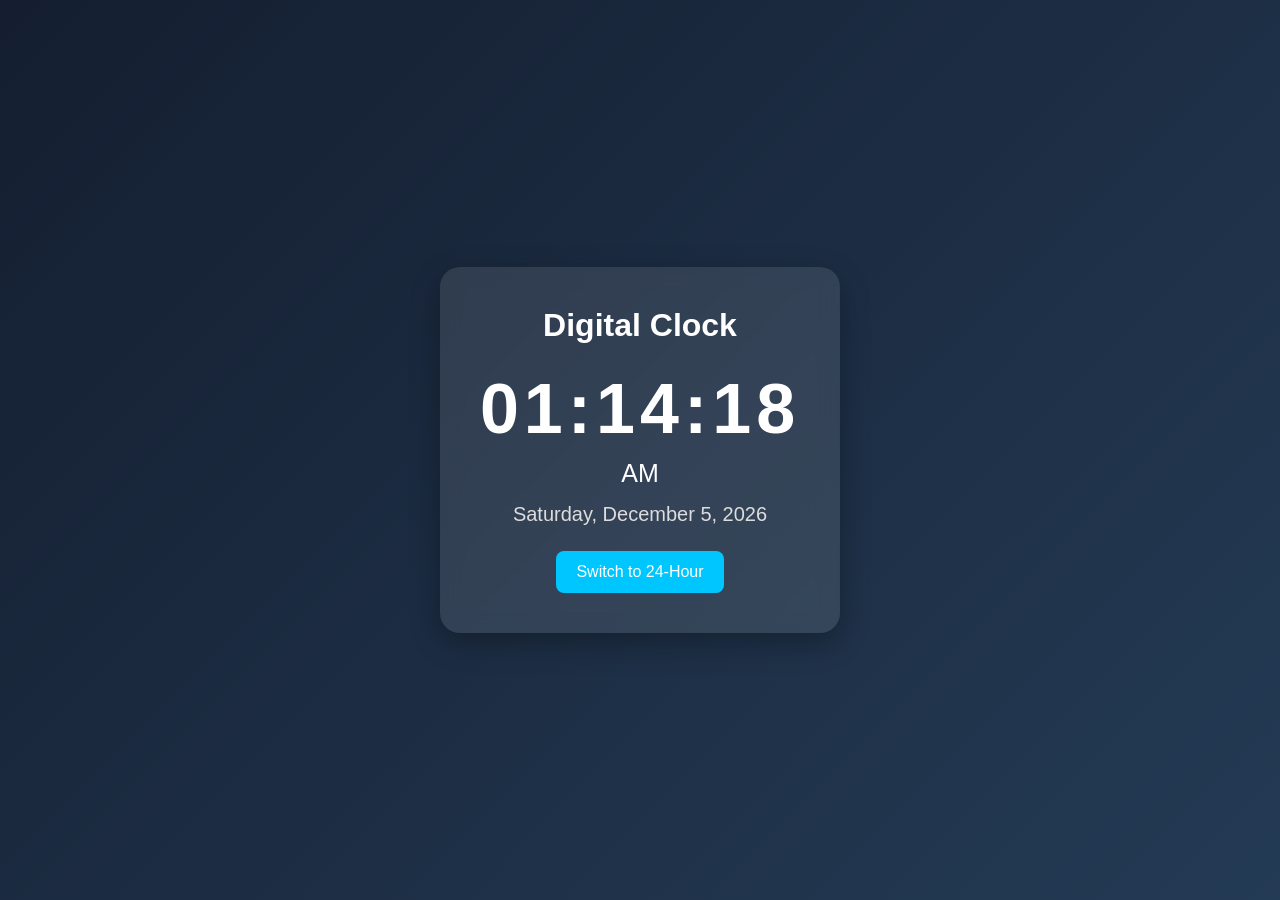
<file: Day-2/index.html>
<!DOCTYPE html>
<html lang="en">
<head>
    <meta charset="UTF-8">
    <meta name="viewport" content="width=device-width, initial-scale=1.0">

    <title>Digital Clock</title>

    <link rel="stylesheet" href="style.css">
</head>

<body>

    <div class="clock-container">

        <h1>Digital Clock</h1>

        <div id="clock">00:00:00</div>

        <div id="ampm">AM</div>

        <div id="date">Loading...</div>

        <button id="toggleFormat">Switch to 24-Hour</button>

    </div>

    <script src="script.js"></script>

</body>
</html>
</file>
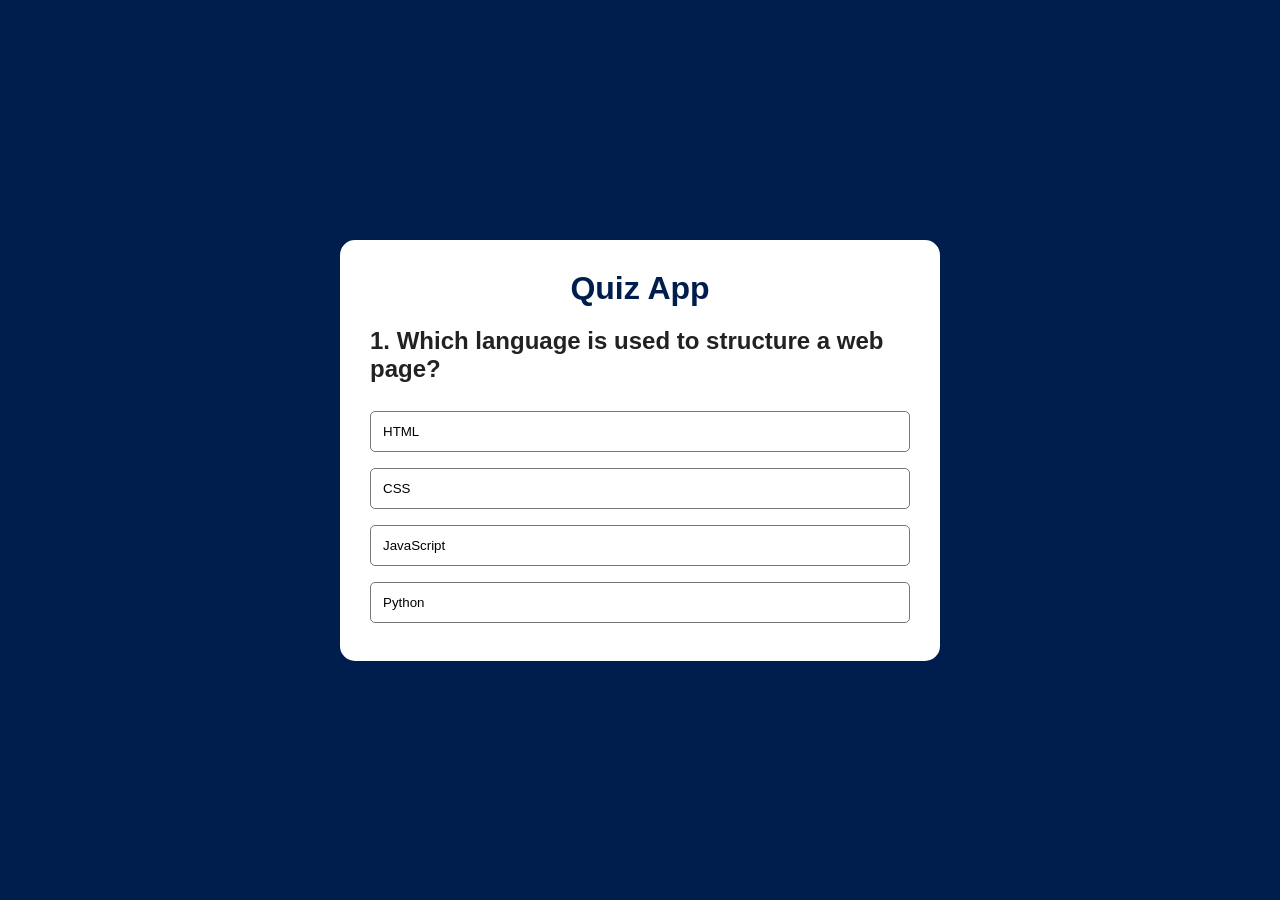
<file: Day-3/index.html>
<!DOCTYPE html>
<html lang="en">
<head>
    <meta charset="UTF-8">
    <meta name="viewport" content="width=device-width, initial-scale=1.0">
    <title>Quiz App</title>
    <link rel="stylesheet" href="style.css">
</head>

<body>

    <div class="quiz-container">

        <h1>Quiz App</h1>

        <div id="quiz">
            <h2 id="question">Question goes here</h2>

            <div id="answer-buttons">
                <button class="answer-btn">Answer 1</button>
                <button class="answer-btn">Answer 2</button>
                <button class="answer-btn">Answer 3</button>
                <button class="answer-btn">Answer 4</button>
            </div>

            <button id="next-btn">Next</button>
        </div>

        <div id="result" class="hide">
            <h2>Quiz Completed!</h2>
            <p id="score"></p>
            <button id="restart-btn">Restart Quiz</button>
        </div>

    </div>

    <script src="script.js"></script>
</body>
</html>
</file>
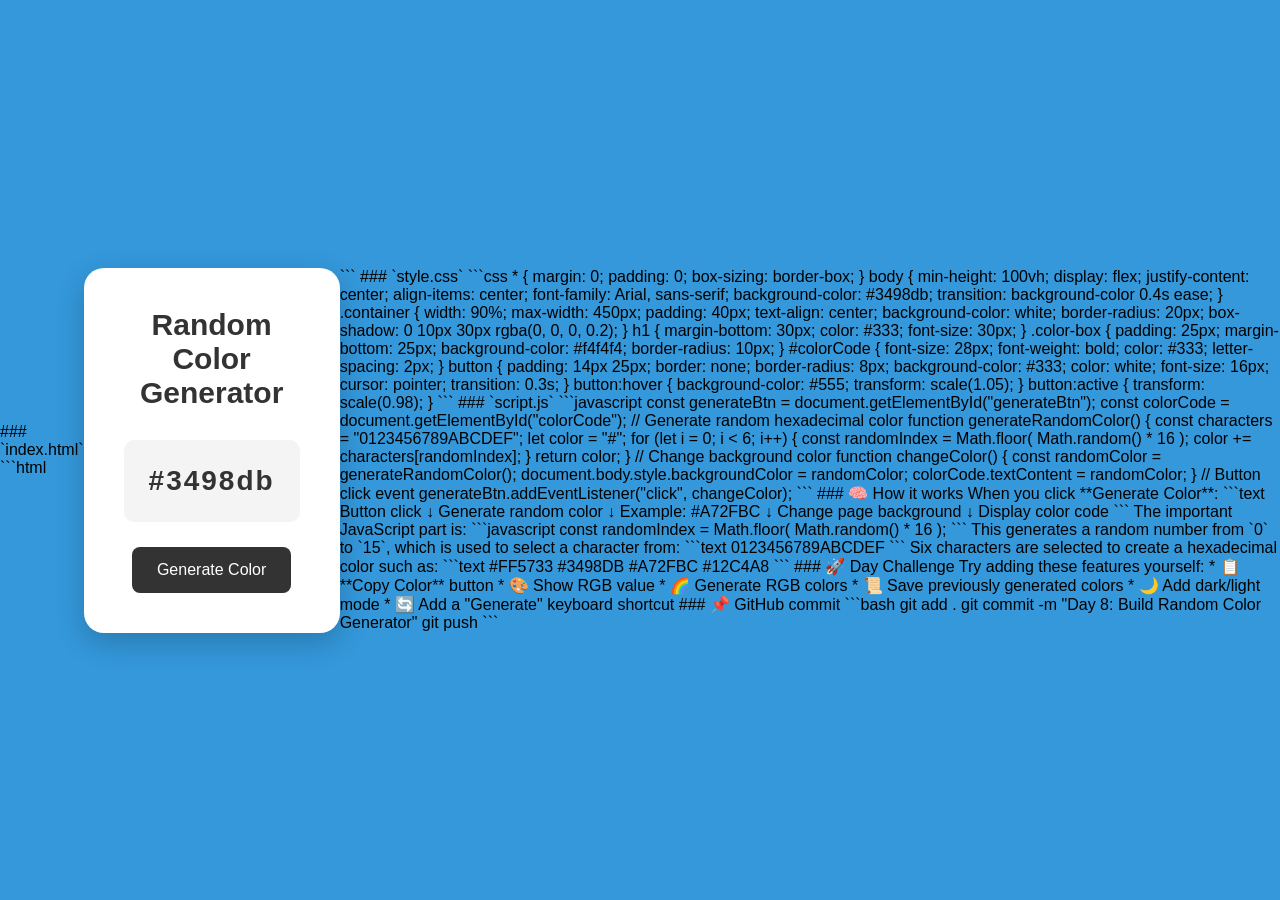
<file: Day-4/index.html>
### `index.html`

```html
<!DOCTYPE html>
<html lang="en">
<head>
    <meta charset="UTF-8">
    <meta name="viewport" content="width=device-width, initial-scale=1.0">

    <title>Random Color Generator</title>

    <link rel="stylesheet" href="style.css">
</head>

<body>

    <div class="container">

        <h1>Random Color Generator</h1>

        <div class="color-box">
            <p id="colorCode">#3498db</p>
        </div>

        <button id="generateBtn">
            Generate Color
        </button>

    </div>

    <script src="script.js"></script>
</body>
</html>
```

### `style.css`

```css
* {
    margin: 0;
    padding: 0;
    box-sizing: border-box;
}

body {
    min-height: 100vh;

    display: flex;
    justify-content: center;
    align-items: center;

    font-family: Arial, sans-serif;

    background-color: #3498db;

    transition: background-color 0.4s ease;
}

.container {
    width: 90%;
    max-width: 450px;

    padding: 40px;

    text-align: center;

    background-color: white;

    border-radius: 20px;

    box-shadow: 0 10px 30px rgba(0, 0, 0, 0.2);
}

h1 {
    margin-bottom: 30px;

    color: #333;

    font-size: 30px;
}

.color-box {
    padding: 25px;

    margin-bottom: 25px;

    background-color: #f4f4f4;

    border-radius: 10px;
}

#colorCode {
    font-size: 28px;

    font-weight: bold;

    color: #333;

    letter-spacing: 2px;
}

button {
    padding: 14px 25px;

    border: none;

    border-radius: 8px;

    background-color: #333;

    color: white;

    font-size: 16px;

    cursor: pointer;

    transition: 0.3s;
}

button:hover {
    background-color: #555;

    transform: scale(1.05);
}

button:active {
    transform: scale(0.98);
}
```

### `script.js`

```javascript
const generateBtn = document.getElementById("generateBtn");
const colorCode = document.getElementById("colorCode");

// Generate random hexadecimal color
function generateRandomColor() {

    const characters = "0123456789ABCDEF";

    let color = "#";

    for (let i = 0; i < 6; i++) {
        const randomIndex = Math.floor(
            Math.random() * 16
        );

        color += characters[randomIndex];
    }

    return color;
}

// Change background color
function changeColor() {

    const randomColor = generateRandomColor();

    document.body.style.backgroundColor = randomColor;

    colorCode.textContent = randomColor;
}

// Button click event
generateBtn.addEventListener("click", changeColor);
```

### 🧠 How it works

When you click **Generate Color**:

```text
Button click
     ↓
Generate random color
     ↓
Example: #A72FBC
     ↓
Change page background
     ↓
Display color code
```

The important JavaScript part is:

```javascript
const randomIndex = Math.floor(
    Math.random() * 16
);
```

This generates a random number from `0` to `15`, which is used to select a character from:

```text
0123456789ABCDEF
```

Six characters are selected to create a hexadecimal color such as:

```text
#FF5733
#3498DB
#A72FBC
#12C4A8
```

### 🚀 Day Challenge

Try adding these features yourself:

* 📋 **Copy Color** button
* 🎨 Show RGB value
* 🌈 Generate RGB colors
* 📜 Save previously generated colors
* 🌙 Add dark/light mode
* 🔄 Add a "Generate" keyboard shortcut

### 📌 GitHub commit

```bash
git add .
git commit -m "Day 8: Build Random Color Generator"
git push
```
</file>
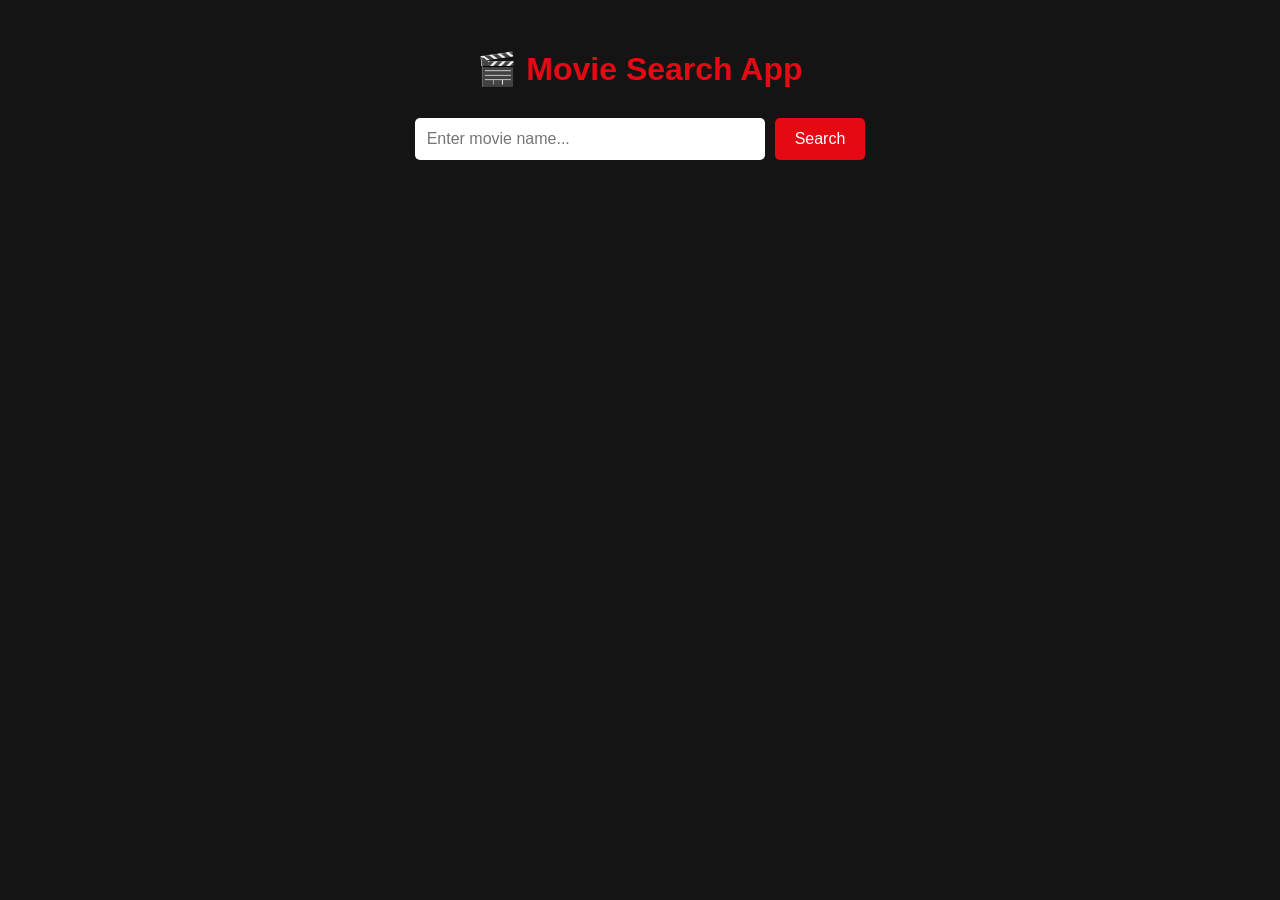
<file: Day-6/index.html>
<!DOCTYPE html>
<html lang="en">
<head>
    <meta charset="UTF-8">
    <meta name="viewport" content="width=device-width, initial-scale=1.0">

    <title>Movie Search App</title>

    <link rel="stylesheet" href="style.css">
</head>

<body>

    <div class="container">

        <h1>🎬 Movie Search App</h1>

        <div class="search-box">
            <input
                type="text"
                id="searchInput"
                placeholder="Enter movie name..."
            >

            <button id="searchBtn">
                Search
            </button>
        </div>

        <div id="message"></div>

        <div id="movieContainer" class="movie-container"></div>

    </div>

    <script src="script.js"></script>

</body>
</html>
</file>
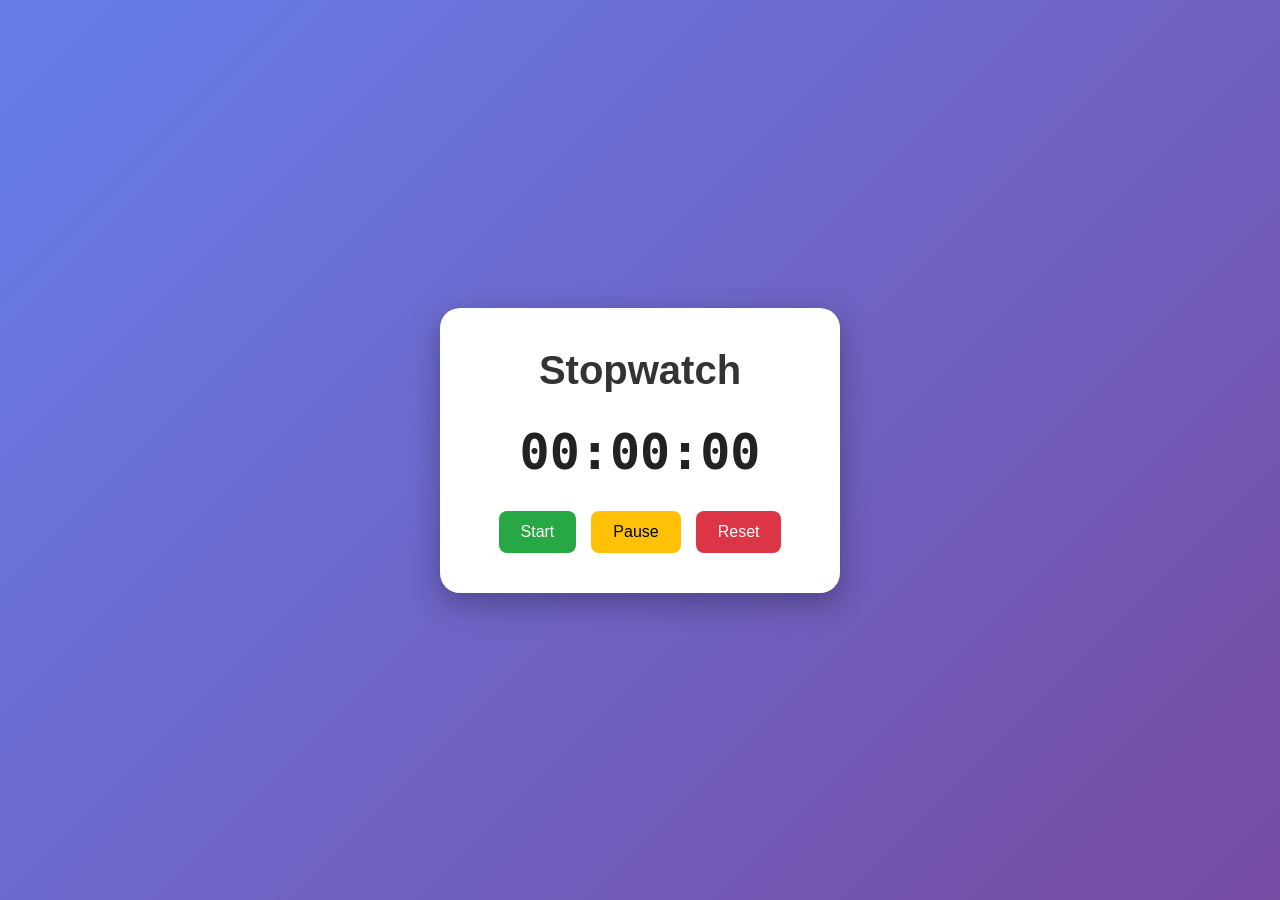
<file: Day-7/index.html>
<!DOCTYPE html>
<html lang="en">
<head>
    <meta charset="UTF-8">
    <meta name="viewport" content="width=device-width, initial-scale=1.0">

    <title>Stopwatch</title>

    <link rel="stylesheet" href="style.css">
</head>

<body>

    <div class="stopwatch">

        <h1>Stopwatch</h1>

        <div id="display">
            00:00:00
        </div>

        <div class="buttons">
            <button id="startBtn">Start</button>
            <button id="pauseBtn">Pause</button>
            <button id="resetBtn">Reset</button>
        </div>

    </div>

    <script src="script.js"></script>

</body>
</html>
</file>
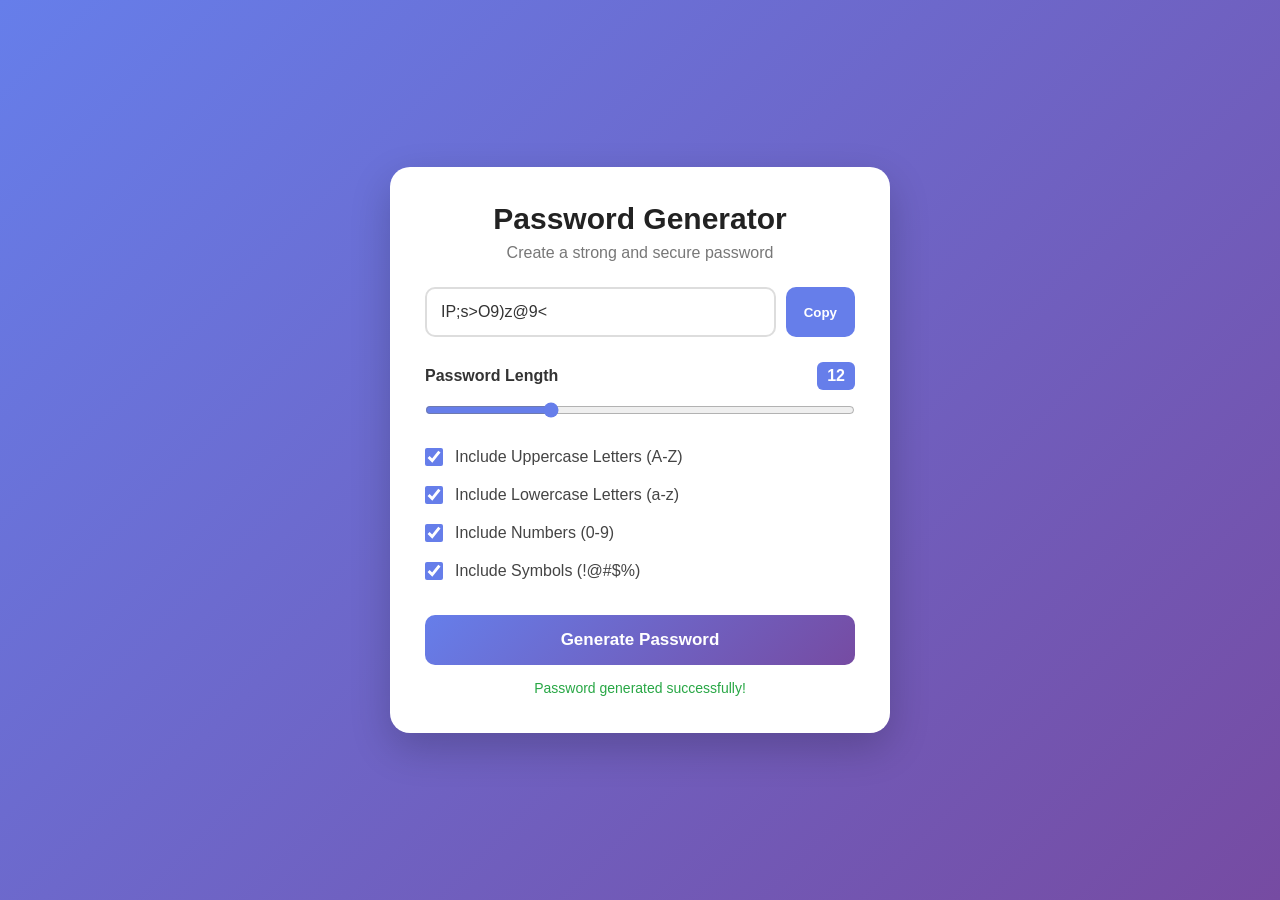
<file: Day-8/index.html>
<!DOCTYPE html>
<html lang="en">
<head>
    <meta charset="UTF-8">
    <meta name="viewport" content="width=device-width, initial-scale=1.0">
    <title>Password Generator</title>
    <link rel="stylesheet" href="style.css">
</head>
<body>

    <div class="container">
        <div class="password-box">
            <h1>Password Generator</h1>
            <p class="subtitle">Create a strong and secure password</p>

            <div class="password-display">
                <input type="text" id="password" placeholder="Your password" readonly>
                <button id="copyBtn">Copy</button>
            </div>

            <div class="settings">
                <div class="length-row">
                    <label for="length">Password Length</label>
                    <span id="lengthValue">12</span>
                </div>

                <input type="range" id="length" min="4" max="32" value="12">

                <label class="option">
                    <input type="checkbox" id="uppercase" checked>
                    <span>Include Uppercase Letters (A-Z)</span>
                </label>

                <label class="option">
                    <input type="checkbox" id="lowercase" checked>
                    <span>Include Lowercase Letters (a-z)</span>
                </label>

                <label class="option">
                    <input type="checkbox" id="numbers" checked>
                    <span>Include Numbers (0-9)</span>
                </label>

                <label class="option">
                    <input type="checkbox" id="symbols" checked>
                    <span>Include Symbols (!@#$%)</span>
                </label>
            </div>

            <button id="generateBtn" class="generate-btn">
                Generate Password
            </button>

            <p id="message"></p>
        </div>
    </div>

    <script src="script.js"></script>
</body>
</html>
</file>
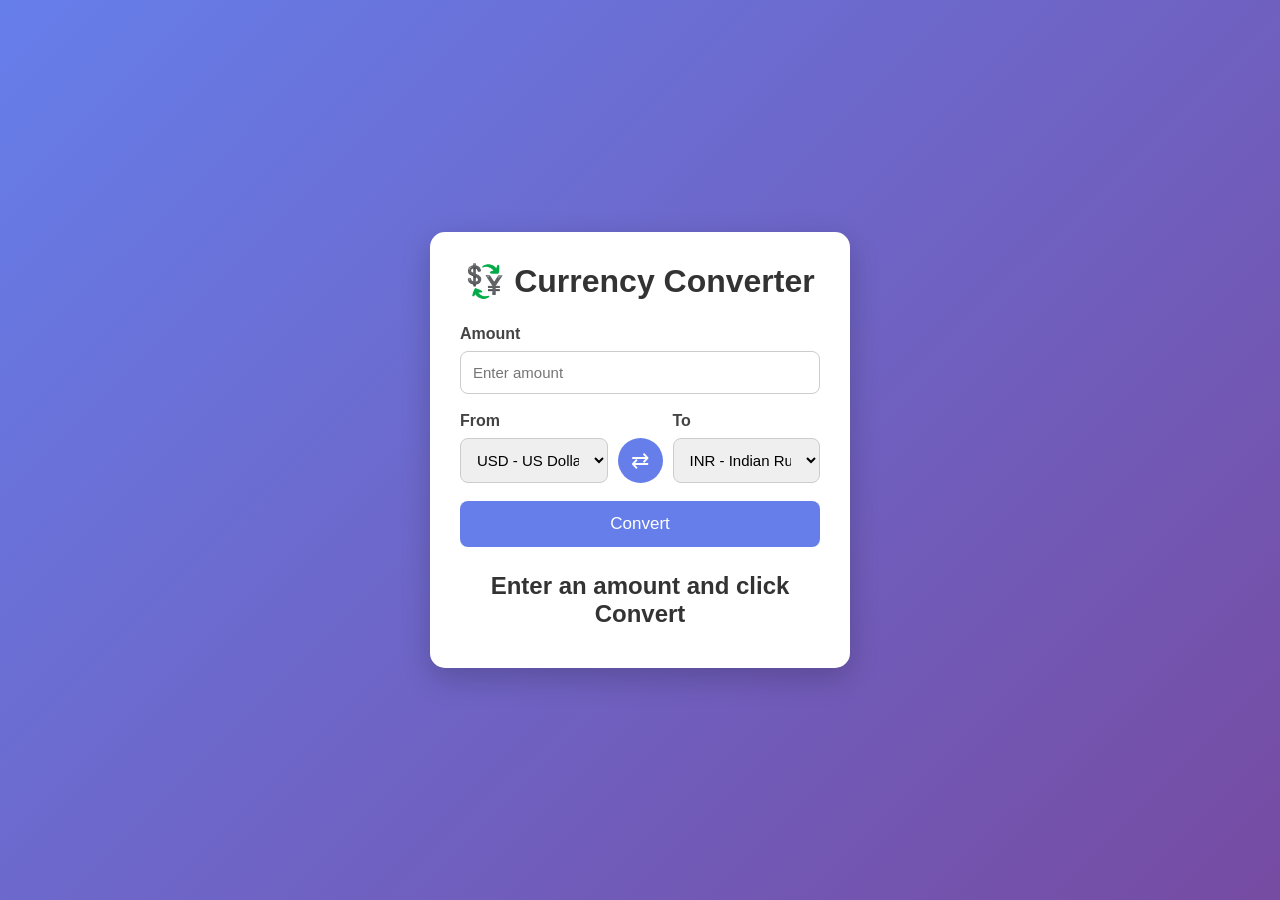
<file: Day-9/index.html>
<!DOCTYPE html>
<html lang="en">
<head>
    <meta charset="UTF-8">
    <meta name="viewport" content="width=device-width, initial-scale=1.0">
    <title>Currency Converter</title>
    <link rel="stylesheet" href="style.css">
</head>
<body>

    <div class="container">
        <h1>💱 Currency Converter</h1>

        <label>Amount</label>
        <input type="number" id="amount" placeholder="Enter amount">

        <div class="currency-box">
            <div>
                <label>From</label>
                <select id="fromCurrency">
                    <option value="USD">USD - US Dollar</option>
                    <option value="INR">INR - Indian Rupee</option>
                    <option value="EUR">EUR - Euro</option>
                    <option value="GBP">GBP - British Pound</option>
                    <option value="JPY">JPY - Japanese Yen</option>
                    <option value="AUD">AUD - Australian Dollar</option>
                    <option value="CAD">CAD - Canadian Dollar</option>
                </select>
            </div>

            <button id="swap">⇄</button>

            <div>
                <label>To</label>
                <select id="toCurrency">
                    <option value="INR">INR - Indian Rupee</option>
                    <option value="USD">USD - US Dollar</option>
                    <option value="EUR">EUR - Euro</option>
                    <option value="GBP">GBP - British Pound</option>
                    <option value="JPY">JPY - Japanese Yen</option>
                    <option value="AUD">AUD - Australian Dollar</option>
                    <option value="CAD">CAD - Canadian Dollar</option>
                </select>
            </div>
        </div>

        <button id="convert">Convert</button>

        <div id="result">
            Enter an amount and click Convert
        </div>

        <p id="rate"></p>
    </div>

    <script src="script.js"></script>
</body>
</html>
</file>
<file: Day-2/style.css>
* {
    margin: 0;
    padding: 0;
    box-sizing: border-box;
}

body {
    min-height: 100vh;

    display: flex;
    justify-content: center;
    align-items: center;

    font-family: Arial, sans-serif;

    background: linear-gradient(135deg, #141e30, #243b55);

    color: white;
}

.clock-container {
    text-align: center;

    background: rgba(255, 255, 255, 0.1);

    padding: 40px;

    border-radius: 20px;

    box-shadow: 0 10px 30px rgba(0, 0, 0, 0.3);

    backdrop-filter: blur(10px);
}

h1 {
    font-size: 32px;
    margin-bottom: 25px;
}

#clock {
    font-size: 70px;
    font-weight: bold;

    letter-spacing: 5px;

    margin-bottom: 10px;
}

#ampm {
    font-size: 25px;
    margin-bottom: 15px;
}

#date {
    font-size: 20px;

    margin-bottom: 25px;

    color: #ddd;
}

button {
    padding: 12px 20px;

    border: none;
    border-radius: 8px;

    background: #00c6ff;
    color: white;

    font-size: 16px;

    cursor: pointer;

    transition: 0.3s;
}

button:hover {
    background: #0072ff;

    transform: scale(1.05);
}

@media (max-width: 600px) {

    .clock-container {
        width: 90%;
        padding: 30px 15px;
    }

    #clock {
        font-size: 45px;
    }

    h1 {
        font-size: 25px;
    }

    #date {
        font-size: 16px;
    }
}
</file>
<file: Day-3/style.css>
* {
    margin: 0;
    padding: 0;
    box-sizing: border-box;
    font-family: Arial, sans-serif;
}

body {
    background: #001e4d;
    display: flex;
    justify-content: center;
    align-items: center;
    min-height: 100vh;
}

.quiz-container {
    background: white;
    width: 90%;
    max-width: 600px;
    padding: 30px;
    border-radius: 15px;
}

h1 {
    text-align: center;
    color: #001e4d;
    margin-bottom: 20px;
}

h2 {
    margin-bottom: 20px;
    color: #222;
}

.answer-btn {
    width: 100%;
    padding: 12px;
    margin: 8px 0;
    background: white;
    border: 1px solid #777;
    border-radius: 5px;
    text-align: left;
    cursor: pointer;
    transition: 0.2s;
}

.answer-btn:hover:not([disabled]) {
    background: #222;
    color: white;
}

.answer-btn:disabled {
    cursor: not-allowed;
}

.correct {
    background: #9aeabc;
}

.incorrect {
    background: #ff9393;
}

#next-btn,
#restart-btn {
    display: block;
    margin: 20px auto 0;
    padding: 10px 30px;
    background: #001e4d;
    color: white;
    border: none;
    border-radius: 5px;
    cursor: pointer;
}

#next-btn:hover,
#restart-btn:hover {
    background: #003b8f;
}

.hide {
    display: none;
}

#result {
    text-align: center;
}

#result h2 {
    color: #001e4d;
}
</file>
<file: Day-4/style.css>
* {
    margin: 0;
    padding: 0;
    box-sizing: border-box;
}

body {
    min-height: 100vh;

    display: flex;
    justify-content: center;
    align-items: center;

    font-family: Arial, sans-serif;

    background-color: #3498DB;

    transition: background-color 0.4s ease;
}

.container {
    width: 90%;
    max-width: 450px;

    padding: 40px;

    text-align: center;

    background-color: white;

    border-radius: 20px;

    box-shadow: 0 10px 30px rgba(0, 0, 0, 0.2);
}

h1 {
    margin-bottom: 30px;

    color: #333;

    font-size: 30px;
}

.color-box {
    padding: 25px;

    margin-bottom: 25px;

    background-color: #f4f4f4;

    border-radius: 10px;
}

#colorCode {
    font-size: 28px;

    font-weight: bold;

    color: #333;

    letter-spacing: 2px;
}

button {
    padding: 14px 25px;

    border: none;

    border-radius: 8px;

    background-color: #333;

    color: white;

    font-size: 16px;

    cursor: pointer;

    transition: 0.3s;
}

button:hover {
    background-color: #555;

    transform: scale(1.05);
}

button:active {
    transform: scale(0.98);
}
</file>
<file: Day-6/style.css>
* {
    margin: 0;
    padding: 0;
    box-sizing: border-box;
}

body {
    font-family: Arial, sans-serif;
    background-color: #141414;
    color: white;
}

.container {
    width: 90%;
    max-width: 1100px;
    margin: 50px auto;
    text-align: center;
}

h1 {
    margin-bottom: 30px;
    color: #e50914;
}

.search-box {
    display: flex;
    justify-content: center;
    gap: 10px;
    margin-bottom: 30px;
}

#searchInput {
    width: 350px;
    padding: 12px;
    border: none;
    border-radius: 5px;
    font-size: 16px;
}

#searchBtn {
    padding: 12px 20px;
    background-color: #e50914;
    color: white;
    border: none;
    border-radius: 5px;
    cursor: pointer;
    font-size: 16px;
}

#searchBtn:hover {
    background-color: #b20710;
}

#message {
    margin: 20px;
    font-size: 18px;
}

.movie-container {
    display: grid;
    grid-template-columns: repeat(auto-fit, minmax(220px, 1fr));
    gap: 25px;
}

.movie-card {
    background-color: #222;
    border-radius: 10px;
    overflow: hidden;
    transition: transform 0.3s;
}

.movie-card:hover {
    transform: scale(1.05);
}

.movie-card img {
    width: 100%;
    height: 320px;
    object-fit: cover;
}

.movie-info {
    padding: 15px;
}

.movie-info h2 {
    font-size: 20px;
    margin-bottom: 10px;
}

.movie-info p {
    color: #ccc;
    margin: 5px 0;
}
</file>
<file: Day-7/style.css>
* {
    margin: 0;
    padding: 0;
    box-sizing: border-box;
}

body {
    min-height: 100vh;
    display: flex;
    justify-content: center;
    align-items: center;

    background: linear-gradient(135deg, #667eea, #764ba2);

    font-family: Arial, sans-serif;
}

.stopwatch {
    background: white;
    padding: 40px;
    border-radius: 20px;

    text-align: center;

    width: 400px;

    box-shadow: 0 10px 30px rgba(0, 0, 0, 0.3);
}

h1 {
    font-size: 40px;
    margin-bottom: 30px;
    color: #333;
}

#display {
    font-size: 50px;
    font-weight: bold;

    color: #222;

    margin-bottom: 30px;

    font-family: monospace;
}

.buttons {
    display: flex;
    justify-content: center;
    gap: 15px;
}

button {
    padding: 12px 22px;

    border: none;
    border-radius: 8px;

    color: white;
    font-size: 16px;

    cursor: pointer;

    transition: 0.2s;
}

#startBtn {
    background-color: #28a745;
}

#pauseBtn {
    background-color: #ffc107;
    color: black;
}

#resetBtn {
    background-color: #dc3545;
}

button:hover {
    transform: scale(1.05);
    opacity: 0.9;
}
</file>
<file: Day-8/style.css>
* {
    margin: 0;
    padding: 0;
    box-sizing: border-box;
}

body {
    font-family: Arial, sans-serif;
    min-height: 100vh;
    display: flex;
    justify-content: center;
    align-items: center;
    background: linear-gradient(135deg, #667eea, #764ba2);
    padding: 20px;
}

.container {
    width: 100%;
    max-width: 500px;
}

.password-box {
    background: #ffffff;
    padding: 35px;
    border-radius: 20px;
    box-shadow: 0 15px 40px rgba(0, 0, 0, 0.2);
}

h1 {
    text-align: center;
    color: #222;
    margin-bottom: 8px;
    font-size: 30px;
}

.subtitle {
    text-align: center;
    color: #777;
    margin-bottom: 25px;
}

.password-display {
    display: flex;
    gap: 10px;
    margin-bottom: 25px;
}

.password-display input {
    flex: 1;
    min-width: 0;
    padding: 14px;
    border: 2px solid #ddd;
    border-radius: 10px;
    font-size: 16px;
    color: #333;
    outline: none;
}

.password-display input:focus {
    border-color: #667eea;
}

#copyBtn {
    border: none;
    background: #667eea;
    color: white;
    padding: 0 18px;
    border-radius: 10px;
    cursor: pointer;
    font-weight: bold;
    transition: 0.3s;
}

#copyBtn:hover {
    background: #5367d8;
}

.settings {
    margin-bottom: 25px;
}

.length-row {
    display: flex;
    justify-content: space-between;
    align-items: center;
    margin-bottom: 12px;
    font-weight: bold;
    color: #333;
}

#lengthValue {
    background: #667eea;
    color: white;
    padding: 5px 10px;
    border-radius: 6px;
}

#length {
    width: 100%;
    margin-bottom: 20px;
    accent-color: #667eea;
    cursor: pointer;
}

.option {
    display: flex;
    align-items: center;
    gap: 12px;
    padding: 10px 0;
    color: #444;
    cursor: pointer;
}

.option input {
    width: 18px;
    height: 18px;
    accent-color: #667eea;
    cursor: pointer;
}

.generate-btn {
    width: 100%;
    padding: 15px;
    border: none;
    border-radius: 10px;
    background: linear-gradient(135deg, #667eea, #764ba2);
    color: white;
    font-size: 17px;
    font-weight: bold;
    cursor: pointer;
    transition: 0.3s;
}

.generate-btn:hover {
    transform: translateY(-2px);
    box-shadow: 0 8px 20px rgba(102, 126, 234, 0.4);
}

#message {
    text-align: center;
    margin-top: 15px;
    color: #28a745;
    font-size: 14px;
    min-height: 18px;
}

@media (max-width: 500px) {
    .password-box {
        padding: 25px 20px;
    }

    h1 {
        font-size: 25px;
    }

    .password-display {
        gap: 6px;
    }

    #copyBtn {
        padding: 0 12px;
    }
}
</file>
<file: Day-9/style.css>
* {
    box-sizing: border-box;
    margin: 0;
    padding: 0;
    font-family: Arial, sans-serif;
}

body {
    min-height: 100vh;
    display: flex;
    justify-content: center;
    align-items: center;
    background: linear-gradient(135deg, #667eea, #764ba2);
}

.container {
    width: 420px;
    background: white;
    padding: 30px;
    border-radius: 15px;
    box-shadow: 0 10px 30px rgba(0, 0, 0, 0.2);
}

h1 {
    text-align: center;
    margin-bottom: 25px;
    color: #333;
}

label {
    display: block;
    margin-bottom: 8px;
    font-weight: bold;
    color: #444;
}

input,
select {
    width: 100%;
    padding: 12px;
    border: 1px solid #ccc;
    border-radius: 8px;
    margin-bottom: 18px;
    font-size: 15px;
}

.currency-box {
    display: flex;
    align-items: center;
    gap: 10px;
}

.currency-box > div {
    flex: 1;
}

#swap {
    border: none;
    background: #667eea;
    color: white;
    font-size: 22px;
    width: 45px;
    height: 45px;
    border-radius: 50%;
    cursor: pointer;
    margin-top: 8px;
}

#convert {
    width: 100%;
    padding: 13px;
    border: none;
    border-radius: 8px;
    background: #667eea;
    color: white;
    font-size: 17px;
    cursor: pointer;
}

#convert:hover,
#swap:hover {
    background: #4f5fd1;
}

#result {
    margin-top: 25px;
    text-align: center;
    font-size: 24px;
    font-weight: bold;
    color: #333;
}

#rate {
    margin-top: 10px;
    text-align: center;
    color: #666;
}
</file>
